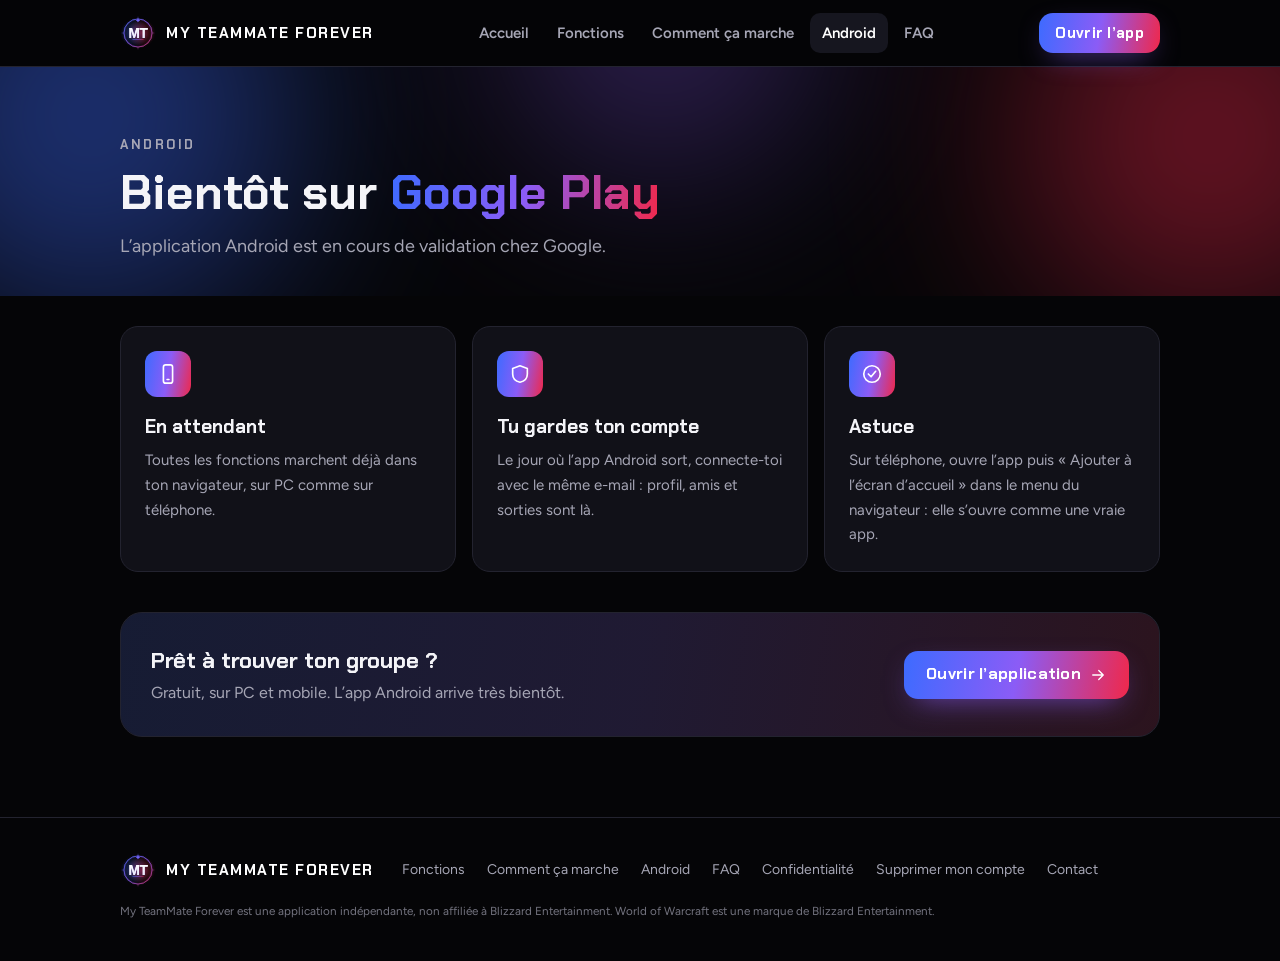
<file: android.html>
<!doctype html><html lang="fr"><head><meta charset="utf-8"><meta name="viewport" content="width=device-width,initial-scale=1">
<title>Application Android · My TeamMate Forever</title><meta name="description" content="L’application My TeamMate Forever arrive très bientôt sur Google Play. En attendant, utilise-la dans ton navigateur et garde ton compte."><link rel="canonical" href="https://myteammateforever.com/android"><meta name="theme-color" content="#050507">
<link rel="icon" href="/logo.svg" type="image/svg+xml"><link rel="stylesheet" href="/style.css">
<meta property="og:type" content="website"><meta property="og:site_name" content="My TeamMate Forever"><meta property="og:title" content="Application Android · My TeamMate Forever"><meta property="og:description" content="L’application My TeamMate Forever arrive très bientôt sur Google Play. En attendant, utilise-la dans ton navigateur et garde ton compte."><meta property="og:url" content="https://myteammateforever.com/android"><meta property="og:image" content="https://myteammateforever.com/og-image.jpg"><meta property="og:locale" content="fr_FR">
<meta name="twitter:card" content="summary_large_image"><meta name="twitter:image" content="https://myteammateforever.com/og-image.jpg">
<link rel="preconnect" href="https://fonts.googleapis.com"><link rel="preconnect" href="https://fonts.gstatic.com" crossorigin><link href="https://fonts.googleapis.com/css2?family=Chakra+Petch:wght@600;700&family=Figtree:wght@400;600;700&display=swap" rel="stylesheet"></head>
<body><header class="top"><div class="wrap">
<a class="brand" href="/"><img src="/logo.svg" alt="" width="36" height="36"><span>MY TEAMMATE FOREVER</span></a>
<nav class="nav" aria-label="Navigation"><a href="/">Accueil</a><a href="/fonctions">Fonctions</a><a href="/guide">Comment ça marche</a><a href="/android" aria-current=page>Android</a><a href="/faq">FAQ</a></nav>
<a class="btn btn-main" href="/app">Ouvrir l’app</a>
<button class="menu" aria-label="Menu" aria-expanded="false" onclick="var m=document.getElementById('mnav');m.classList.toggle('open');this.setAttribute('aria-expanded',m.classList.contains('open'))"><svg width="20" height="20" viewBox="0 0 24 24" fill="none" stroke="currentColor" stroke-width="2" stroke-linecap="round"><path d="M4 7h16M4 12h16M4 17h16"/></svg></button>
</div><nav class="mnav" id="mnav" aria-label="Menu mobile"><a href="/">Accueil</a><a href="/fonctions">Fonctions</a><a href="/guide">Comment ça marche</a><a href="/android" aria-current=page>Android</a><a href="/faq">FAQ</a><a class="btn btn-main" href="/app">Ouvrir l’app</a></nav></header>
<main><div class="phead"><div class="glow" style="width:420px;height:420px;left:-120px;top:-160px;background:#3D6BFF"></div><div class="glow" style="width:380px;height:380px;right:-120px;top:-120px;background:#F0284A"></div><div class="glow" style="width:300px;height:300px;left:40%;top:-200px;background:#8B5CF6;opacity:.35"></div><div class="wrap" style="position:relative"><span class="tag">Android</span><h1>Bientôt sur <span class="grad">Google Play</span></h1><p>L’application Android est en cours de validation chez Google.</p></div></div><section><div class="wrap"><div class="grid">
<article class="card"><div class="ic"><svg viewBox="0 0 24 24" width="22" height="22" fill="none" stroke="currentColor" stroke-width="1.8" stroke-linecap="round" stroke-linejoin="round" aria-hidden="true"><rect x="7" y="2" width="10" height="20" rx="2.5"/><path d="M11 18h2"/></svg></div><h3>En attendant</h3><p>Toutes les fonctions marchent déjà dans ton navigateur, sur PC comme sur téléphone.</p></article>
<article class="card"><div class="ic"><svg viewBox="0 0 24 24" width="22" height="22" fill="none" stroke="currentColor" stroke-width="1.8" stroke-linecap="round" stroke-linejoin="round" aria-hidden="true"><path d="M12 3 4 6v6c0 5 3.5 8 8 9 4.5-1 8-4 8-9V6l-8-3Z"/></svg></div><h3>Tu gardes ton compte</h3><p>Le jour où l’app Android sort, connecte-toi avec le même e-mail : profil, amis et sorties sont là.</p></article>
<article class="card"><div class="ic"><svg viewBox="0 0 24 24" width="22" height="22" fill="none" stroke="currentColor" stroke-width="1.8" stroke-linecap="round" stroke-linejoin="round" aria-hidden="true"><circle cx="12" cy="12" r="9"/><path d="m8 12 3 3 5-6"/></svg></div><h3>Astuce</h3><p>Sur téléphone, ouvre l’app puis « Ajouter à l’écran d’accueil » dans le menu du navigateur : elle s’ouvre comme une vraie app.</p></article>
</div><div class="band"><div><h3>Prêt à trouver ton groupe ?</h3><p>Gratuit, sur PC et mobile. L’app Android arrive très bientôt.</p></div><a class="btn btn-main" href="/app">Ouvrir l’application <svg viewBox="0 0 24 24" width="18" height="18" fill="none" stroke="currentColor" stroke-width="1.8" stroke-linecap="round" stroke-linejoin="round" aria-hidden="true"><path d="M5 12h14M13 6l6 6-6 6"/></svg></a></div></div></section></main>
<footer><div class="wrap"><a class="brand" href="/"><img src="/logo.svg" alt="" width="28" height="28">MY TEAMMATE FOREVER</a>
<nav aria-label="Liens"><a href="/fonctions">Fonctions</a><a href="/guide">Comment ça marche</a><a href="/android">Android</a><a href="/faq">FAQ</a><a href="/confidentialite">Confidentialité</a><a href="/supprimer-compte">Supprimer mon compte</a><a href="mailto:teamateforever@outlook.fr">Contact</a></nav>
<small>My TeamMate Forever est une application indépendante, non affiliée à Blizzard Entertainment. World of Warcraft est une marque de Blizzard Entertainment.</small></div></footer>
</body></html>
</file>
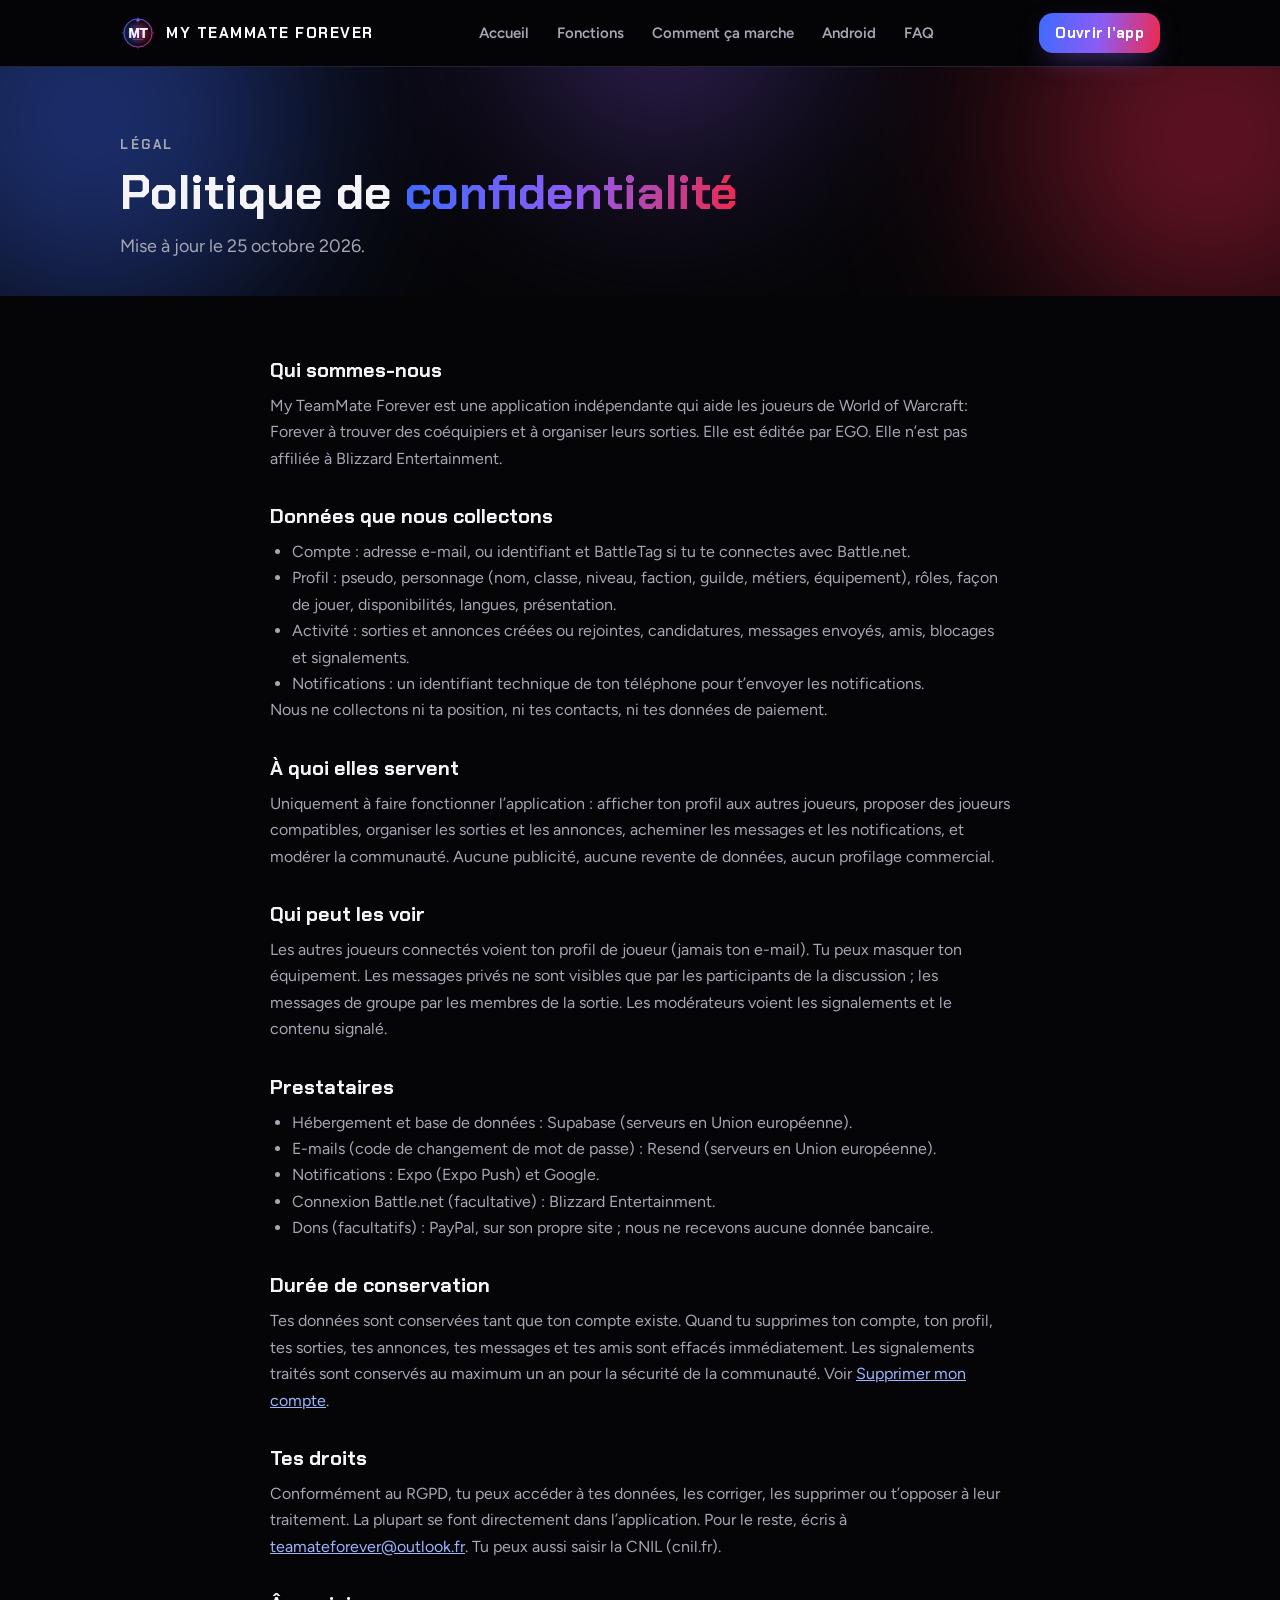
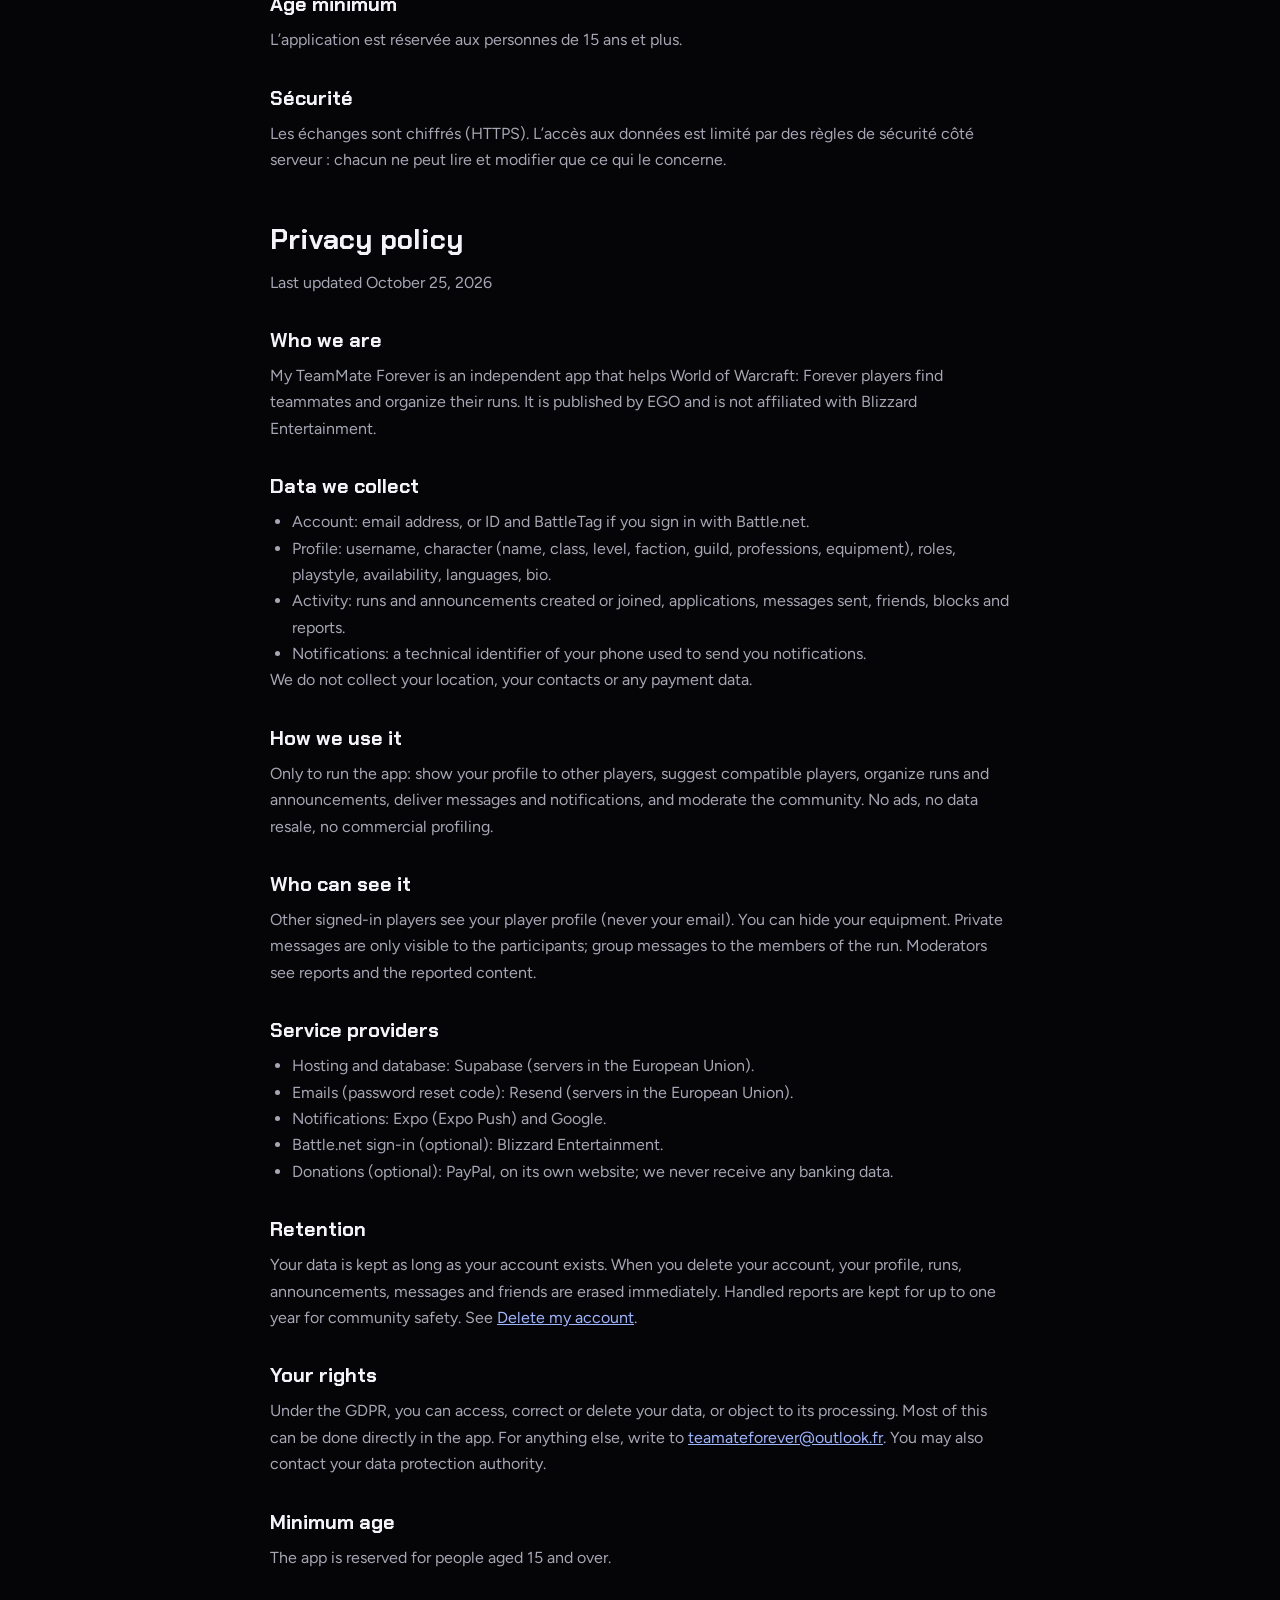
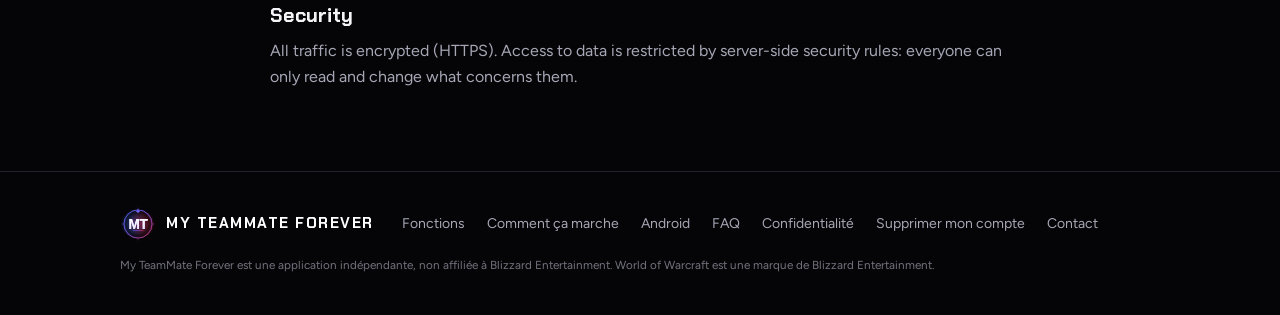
<file: confidentialite.html>
<!doctype html><html lang="fr"><head><meta charset="utf-8"><meta name="viewport" content="width=device-width,initial-scale=1">
<title>Politique de confidentialité · My TeamMate Forever</title><meta name="description" content="Politique de confidentialité de My TeamMate Forever"><link rel="canonical" href="https://myteammateforever.com/confidentialite"><meta name="theme-color" content="#050507">
<link rel="icon" href="/logo.svg" type="image/svg+xml"><link rel="stylesheet" href="/style.css">
<meta property="og:type" content="website"><meta property="og:site_name" content="My TeamMate Forever"><meta property="og:title" content="Politique de confidentialité · My TeamMate Forever"><meta property="og:description" content="Politique de confidentialité de My TeamMate Forever"><meta property="og:url" content="https://myteammateforever.com/confidentialite"><meta property="og:image" content="https://myteammateforever.com/og-image.jpg"><meta property="og:locale" content="fr_FR">
<meta name="twitter:card" content="summary_large_image"><meta name="twitter:image" content="https://myteammateforever.com/og-image.jpg">
<link rel="preconnect" href="https://fonts.googleapis.com"><link rel="preconnect" href="https://fonts.gstatic.com" crossorigin><link href="https://fonts.googleapis.com/css2?family=Chakra+Petch:wght@600;700&family=Figtree:wght@400;600;700&display=swap" rel="stylesheet"></head>
<body><header class="top"><div class="wrap">
<a class="brand" href="/"><img src="/logo.svg" alt="" width="36" height="36"><span>MY TEAMMATE FOREVER</span></a>
<nav class="nav" aria-label="Navigation"><a href="/">Accueil</a><a href="/fonctions">Fonctions</a><a href="/guide">Comment ça marche</a><a href="/android">Android</a><a href="/faq">FAQ</a></nav>
<a class="btn btn-main" href="/app">Ouvrir l’app</a>
<button class="menu" aria-label="Menu" aria-expanded="false" onclick="var m=document.getElementById('mnav');m.classList.toggle('open');this.setAttribute('aria-expanded',m.classList.contains('open'))"><svg width="20" height="20" viewBox="0 0 24 24" fill="none" stroke="currentColor" stroke-width="2" stroke-linecap="round"><path d="M4 7h16M4 12h16M4 17h16"/></svg></button>
</div><nav class="mnav" id="mnav" aria-label="Menu mobile"><a href="/">Accueil</a><a href="/fonctions">Fonctions</a><a href="/guide">Comment ça marche</a><a href="/android">Android</a><a href="/faq">FAQ</a><a class="btn btn-main" href="/app">Ouvrir l’app</a></nav></header>
<main><div class="phead"><div class="glow" style="width:420px;height:420px;left:-120px;top:-160px;background:#3D6BFF"></div><div class="glow" style="width:380px;height:380px;right:-120px;top:-120px;background:#F0284A"></div><div class="glow" style="width:300px;height:300px;left:40%;top:-200px;background:#8B5CF6;opacity:.35"></div><div class="wrap" style="position:relative"><span class="tag">Légal</span><h1>Politique de <span class="grad">confidentialité</span></h1><p>Mise à jour le 25 octobre 2026.</p></div></div><section><div class="wrap prose"><h2>Qui sommes-nous</h2><p>My TeamMate Forever est une application indépendante qui aide les joueurs de World of Warcraft: Forever à trouver des coéquipiers et à organiser leurs sorties. Elle est éditée par EGO. Elle n’est pas affiliée à Blizzard Entertainment.</p><h2>Données que nous collectons</h2><ul><li>Compte : adresse e-mail, ou identifiant et BattleTag si tu te connectes avec Battle.net.</li><li>Profil : pseudo, personnage (nom, classe, niveau, faction, guilde, métiers, équipement), rôles, façon de jouer, disponibilités, langues, présentation.</li><li>Activité : sorties et annonces créées ou rejointes, candidatures, messages envoyés, amis, blocages et signalements.</li><li>Notifications : un identifiant technique de ton téléphone pour t’envoyer les notifications.</li></ul><p>Nous ne collectons ni ta position, ni tes contacts, ni tes données de paiement.</p><h2>À quoi elles servent</h2><p>Uniquement à faire fonctionner l’application : afficher ton profil aux autres joueurs, proposer des joueurs compatibles, organiser les sorties et les annonces, acheminer les messages et les notifications, et modérer la communauté. Aucune publicité, aucune revente de données, aucun profilage commercial.</p><h2>Qui peut les voir</h2><p>Les autres joueurs connectés voient ton profil de joueur (jamais ton e-mail). Tu peux masquer ton équipement. Les messages privés ne sont visibles que par les participants de la discussion ; les messages de groupe par les membres de la sortie. Les modérateurs voient les signalements et le contenu signalé.</p><h2>Prestataires</h2><ul><li>Hébergement et base de données : Supabase (serveurs en Union européenne).</li><li>E-mails (code de changement de mot de passe) : Resend (serveurs en Union européenne).</li><li>Notifications : Expo (Expo Push) et Google.</li><li>Connexion Battle.net (facultative) : Blizzard Entertainment.</li><li>Dons (facultatifs) : PayPal, sur son propre site ; nous ne recevons aucune donnée bancaire.</li></ul><h2>Durée de conservation</h2><p>Tes données sont conservées tant que ton compte existe. Quand tu supprimes ton compte, ton profil, tes sorties, tes annonces, tes messages et tes amis sont effacés immédiatement. Les signalements traités sont conservés au maximum un an pour la sécurité de la communauté. Voir <a href="/supprimer-compte">Supprimer mon compte</a>.</p><h2>Tes droits</h2><p>Conformément au RGPD, tu peux accéder à tes données, les corriger, les supprimer ou t’opposer à leur traitement. La plupart se font directement dans l’application. Pour le reste, écris à <a href="mailto:teamateforever@outlook.fr">teamateforever@outlook.fr</a>. Tu peux aussi saisir la CNIL (cnil.fr).</p><h2>Âge minimum</h2><p>L’application est réservée aux personnes de 15 ans et plus.</p><h2>Sécurité</h2><p>Les échanges sont chiffrés (HTTPS). L’accès aux données est limité par des règles de sécurité côté serveur : chacun ne peut lire et modifier que ce qui le concerne.</p><div id="en"><h2 style="font-size:28px;margin-top:44px">Privacy policy</h2><p class="muted">Last updated October 25, 2026</p><h2>Who we are</h2><p>My TeamMate Forever is an independent app that helps World of Warcraft: Forever players find teammates and organize their runs. It is published by EGO and is not affiliated with Blizzard Entertainment.</p><h2>Data we collect</h2><ul><li>Account: email address, or ID and BattleTag if you sign in with Battle.net.</li><li>Profile: username, character (name, class, level, faction, guild, professions, equipment), roles, playstyle, availability, languages, bio.</li><li>Activity: runs and announcements created or joined, applications, messages sent, friends, blocks and reports.</li><li>Notifications: a technical identifier of your phone used to send you notifications.</li></ul><p>We do not collect your location, your contacts or any payment data.</p><h2>How we use it</h2><p>Only to run the app: show your profile to other players, suggest compatible players, organize runs and announcements, deliver messages and notifications, and moderate the community. No ads, no data resale, no commercial profiling.</p><h2>Who can see it</h2><p>Other signed-in players see your player profile (never your email). You can hide your equipment. Private messages are only visible to the participants; group messages to the members of the run. Moderators see reports and the reported content.</p><h2>Service providers</h2><ul><li>Hosting and database: Supabase (servers in the European Union).</li><li>Emails (password reset code): Resend (servers in the European Union).</li><li>Notifications: Expo (Expo Push) and Google.</li><li>Battle.net sign-in (optional): Blizzard Entertainment.</li><li>Donations (optional): PayPal, on its own website; we never receive any banking data.</li></ul><h2>Retention</h2><p>Your data is kept as long as your account exists. When you delete your account, your profile, runs, announcements, messages and friends are erased immediately. Handled reports are kept for up to one year for community safety. See <a href="/supprimer-compte">Delete my account</a>.</p><h2>Your rights</h2><p>Under the GDPR, you can access, correct or delete your data, or object to its processing. Most of this can be done directly in the app. For anything else, write to <a href="mailto:teamateforever@outlook.fr">teamateforever@outlook.fr</a>. You may also contact your data protection authority.</p><h2>Minimum age</h2><p>The app is reserved for people aged 15 and over.</p><h2>Security</h2><p>All traffic is encrypted (HTTPS). Access to data is restricted by server-side security rules: everyone can only read and change what concerns them.</p></div></div></section></main>
<footer><div class="wrap"><a class="brand" href="/"><img src="/logo.svg" alt="" width="28" height="28">MY TEAMMATE FOREVER</a>
<nav aria-label="Liens"><a href="/fonctions">Fonctions</a><a href="/guide">Comment ça marche</a><a href="/android">Android</a><a href="/faq">FAQ</a><a href="/confidentialite">Confidentialité</a><a href="/supprimer-compte">Supprimer mon compte</a><a href="mailto:teamateforever@outlook.fr">Contact</a></nav>
<small>My TeamMate Forever est une application indépendante, non affiliée à Blizzard Entertainment. World of Warcraft est une marque de Blizzard Entertainment.</small></div></footer>
</body></html>
</file>
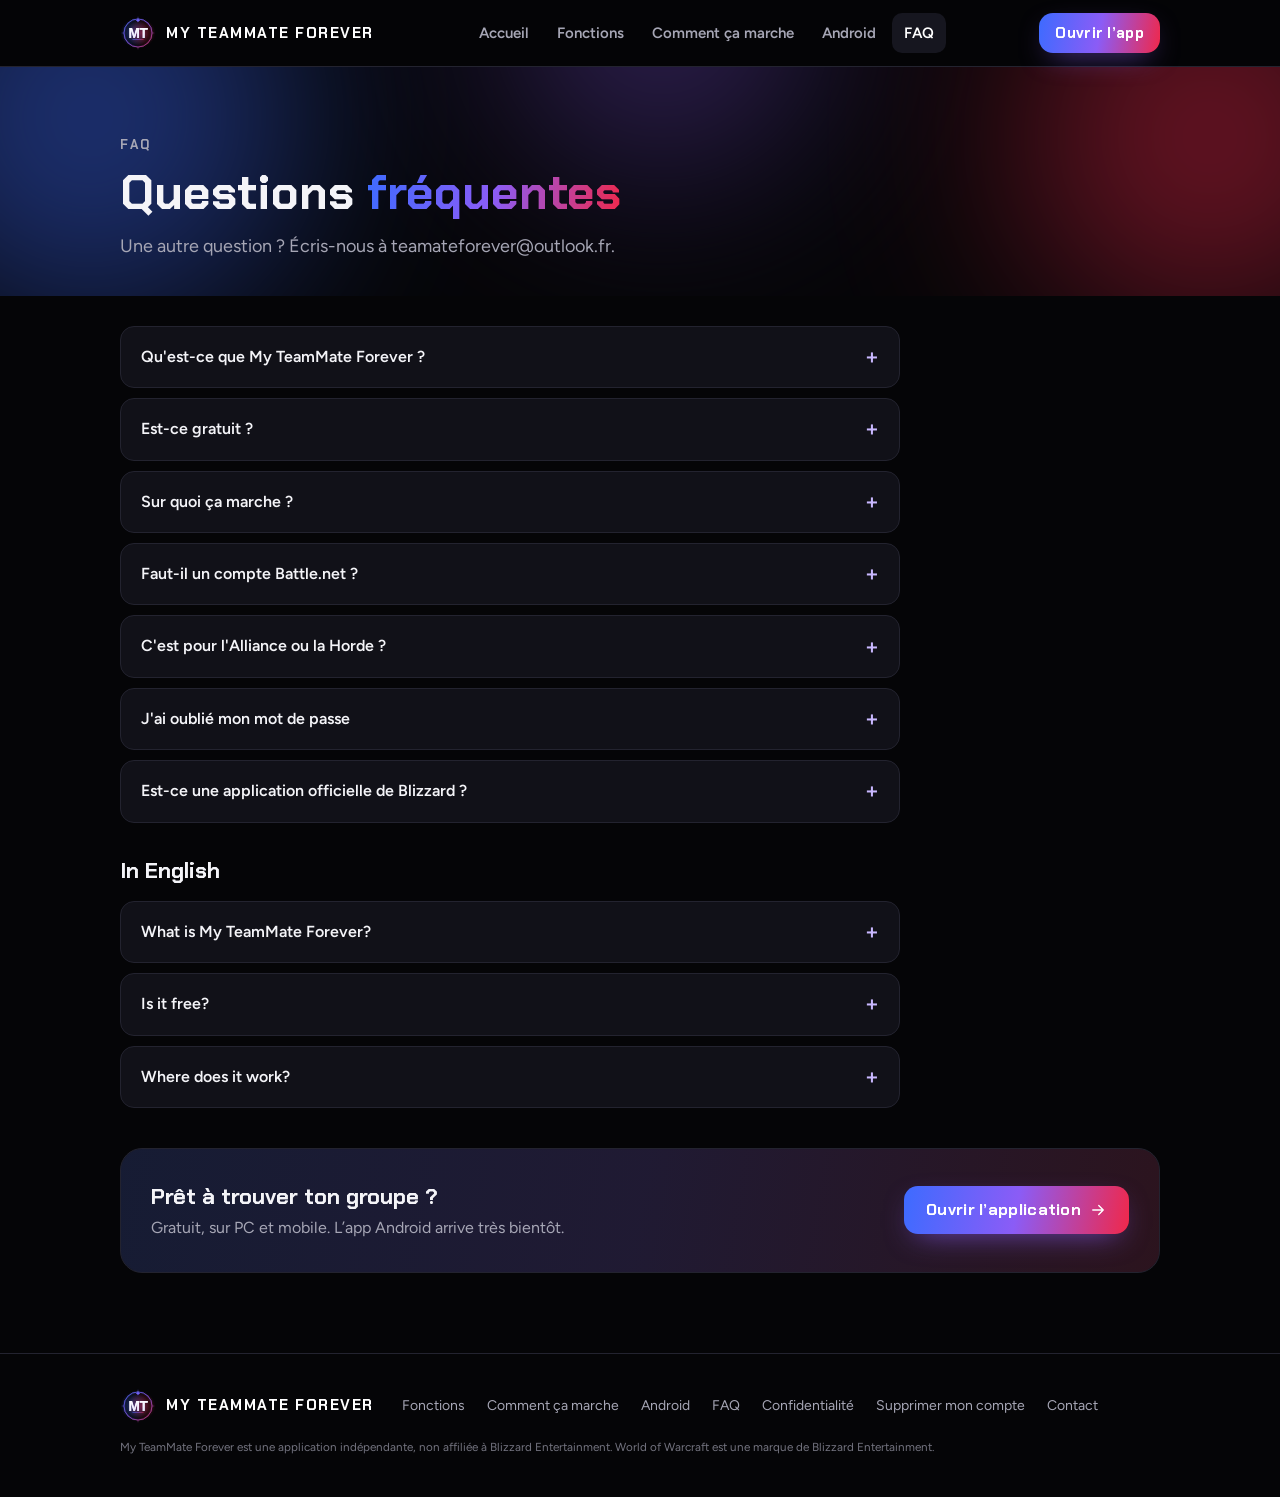
<file: faq.html>
<!doctype html><html lang="fr"><head><meta charset="utf-8"><meta name="viewport" content="width=device-width,initial-scale=1">
<title>FAQ · My TeamMate Forever</title><meta name="description" content="Questions fréquentes sur My TeamMate Forever : gratuité, Android, Battle.net, Alliance et Horde, mot de passe."><link rel="canonical" href="https://myteammateforever.com/faq"><meta name="theme-color" content="#050507">
<link rel="icon" href="/logo.svg" type="image/svg+xml"><link rel="stylesheet" href="/style.css">
<meta property="og:type" content="website"><meta property="og:site_name" content="My TeamMate Forever"><meta property="og:title" content="FAQ · My TeamMate Forever"><meta property="og:description" content="Questions fréquentes sur My TeamMate Forever : gratuité, Android, Battle.net, Alliance et Horde, mot de passe."><meta property="og:url" content="https://myteammateforever.com/faq"><meta property="og:image" content="https://myteammateforever.com/og-image.jpg"><meta property="og:locale" content="fr_FR">
<meta name="twitter:card" content="summary_large_image"><meta name="twitter:image" content="https://myteammateforever.com/og-image.jpg">
<link rel="preconnect" href="https://fonts.googleapis.com"><link rel="preconnect" href="https://fonts.gstatic.com" crossorigin><link href="https://fonts.googleapis.com/css2?family=Chakra+Petch:wght@600;700&family=Figtree:wght@400;600;700&display=swap" rel="stylesheet"><script type="application/ld+json">{"@context": "https://schema.org", "@type": "FAQPage", "mainEntity": [{"@type": "Question", "name": "Qu'est-ce que My TeamMate Forever ?", "acceptedAnswer": {"@type": "Answer", "text": "Une application gratuite pour trouver des coéquipiers sur World of Warcraft: Forever : donjons, raids, quêtes de groupe et PvP."}}, {"@type": "Question", "name": "Est-ce gratuit ?", "acceptedAnswer": {"@type": "Answer", "text": "Oui, totalement gratuit et sans publicité dans l'application."}}, {"@type": "Question", "name": "Sur quoi ça marche ?", "acceptedAnswer": {"@type": "Answer", "text": "Dès maintenant dans ton navigateur, sur PC comme sur téléphone. L'application Android arrive très bientôt sur Google Play, et tu garderas ton compte."}}, {"@type": "Question", "name": "Faut-il un compte Battle.net ?", "acceptedAnswer": {"@type": "Answer", "text": "Non. Une adresse e-mail suffit. Tu peux importer ton personnage depuis le jeu avec l'addon MyTeamMate."}}, {"@type": "Question", "name": "C'est pour l'Alliance ou la Horde ?", "acceptedAnswer": {"@type": "Answer", "text": "Les deux. Chaque joueur choisit sa faction et le thème de l'application suit : bleu Alliance ou rouge Horde."}}, {"@type": "Question", "name": "J'ai oublié mon mot de passe", "acceptedAnswer": {"@type": "Answer", "text": "Sur l'écran de connexion, appuie sur « Mot de passe oublié » : tu reçois un code à 6 chiffres par e-mail pour en choisir un nouveau."}}, {"@type": "Question", "name": "Est-ce une application officielle de Blizzard ?", "acceptedAnswer": {"@type": "Answer", "text": "Non, My TeamMate Forever est une application indépendante créée par un joueur, non affiliée à Blizzard Entertainment."}}, {"@type": "Question", "name": "What is My TeamMate Forever?", "acceptedAnswer": {"@type": "Answer", "text": "A free app to find teammates on World of Warcraft: Forever: dungeons, raids, group quests and PvP."}}, {"@type": "Question", "name": "Is it free?", "acceptedAnswer": {"@type": "Answer", "text": "Yes, completely free with no ads in the app."}}, {"@type": "Question", "name": "Where does it work?", "acceptedAnswer": {"@type": "Answer", "text": "Right now in your browser, on PC and mobile. The Android app is coming very soon to Google Play, and you will keep your account."}}]}</script></head>
<body><header class="top"><div class="wrap">
<a class="brand" href="/"><img src="/logo.svg" alt="" width="36" height="36"><span>MY TEAMMATE FOREVER</span></a>
<nav class="nav" aria-label="Navigation"><a href="/">Accueil</a><a href="/fonctions">Fonctions</a><a href="/guide">Comment ça marche</a><a href="/android">Android</a><a href="/faq" aria-current=page>FAQ</a></nav>
<a class="btn btn-main" href="/app">Ouvrir l’app</a>
<button class="menu" aria-label="Menu" aria-expanded="false" onclick="var m=document.getElementById('mnav');m.classList.toggle('open');this.setAttribute('aria-expanded',m.classList.contains('open'))"><svg width="20" height="20" viewBox="0 0 24 24" fill="none" stroke="currentColor" stroke-width="2" stroke-linecap="round"><path d="M4 7h16M4 12h16M4 17h16"/></svg></button>
</div><nav class="mnav" id="mnav" aria-label="Menu mobile"><a href="/">Accueil</a><a href="/fonctions">Fonctions</a><a href="/guide">Comment ça marche</a><a href="/android">Android</a><a href="/faq" aria-current=page>FAQ</a><a class="btn btn-main" href="/app">Ouvrir l’app</a></nav></header>
<main><div class="phead"><div class="glow" style="width:420px;height:420px;left:-120px;top:-160px;background:#3D6BFF"></div><div class="glow" style="width:380px;height:380px;right:-120px;top:-120px;background:#F0284A"></div><div class="glow" style="width:300px;height:300px;left:40%;top:-200px;background:#8B5CF6;opacity:.35"></div><div class="wrap" style="position:relative"><span class="tag">FAQ</span><h1>Questions <span class="grad">fréquentes</span></h1><p>Une autre question ? Écris-nous à teamateforever@outlook.fr.</p></div></div><section><div class="wrap"><div class="faq"><details><summary>Qu&#x27;est-ce que My TeamMate Forever ?</summary><p>Une application gratuite pour trouver des coéquipiers sur World of Warcraft: Forever : donjons, raids, quêtes de groupe et PvP.</p></details><details><summary>Est-ce gratuit ?</summary><p>Oui, totalement gratuit et sans publicité dans l&#x27;application.</p></details><details><summary>Sur quoi ça marche ?</summary><p>Dès maintenant dans ton navigateur, sur PC comme sur téléphone. L&#x27;application Android arrive très bientôt sur Google Play, et tu garderas ton compte.</p></details><details><summary>Faut-il un compte Battle.net ?</summary><p>Non. Une adresse e-mail suffit. Tu peux importer ton personnage depuis le jeu avec l&#x27;addon MyTeamMate.</p></details><details><summary>C&#x27;est pour l&#x27;Alliance ou la Horde ?</summary><p>Les deux. Chaque joueur choisit sa faction et le thème de l&#x27;application suit : bleu Alliance ou rouge Horde.</p></details><details><summary>J&#x27;ai oublié mon mot de passe</summary><p>Sur l&#x27;écran de connexion, appuie sur « Mot de passe oublié » : tu reçois un code à 6 chiffres par e-mail pour en choisir un nouveau.</p></details><details><summary>Est-ce une application officielle de Blizzard ?</summary><p>Non, My TeamMate Forever est une application indépendante créée par un joueur, non affiliée à Blizzard Entertainment.</p></details><h2 id="en">In English</h2><details><summary>What is My TeamMate Forever?</summary><p>A free app to find teammates on World of Warcraft: Forever: dungeons, raids, group quests and PvP.</p></details><details><summary>Is it free?</summary><p>Yes, completely free with no ads in the app.</p></details><details><summary>Where does it work?</summary><p>Right now in your browser, on PC and mobile. The Android app is coming very soon to Google Play, and you will keep your account.</p></details></div><div class="band"><div><h3>Prêt à trouver ton groupe ?</h3><p>Gratuit, sur PC et mobile. L’app Android arrive très bientôt.</p></div><a class="btn btn-main" href="/app">Ouvrir l’application <svg viewBox="0 0 24 24" width="18" height="18" fill="none" stroke="currentColor" stroke-width="1.8" stroke-linecap="round" stroke-linejoin="round" aria-hidden="true"><path d="M5 12h14M13 6l6 6-6 6"/></svg></a></div></div></section></main>
<footer><div class="wrap"><a class="brand" href="/"><img src="/logo.svg" alt="" width="28" height="28">MY TEAMMATE FOREVER</a>
<nav aria-label="Liens"><a href="/fonctions">Fonctions</a><a href="/guide">Comment ça marche</a><a href="/android">Android</a><a href="/faq">FAQ</a><a href="/confidentialite">Confidentialité</a><a href="/supprimer-compte">Supprimer mon compte</a><a href="mailto:teamateforever@outlook.fr">Contact</a></nav>
<small>My TeamMate Forever est une application indépendante, non affiliée à Blizzard Entertainment. World of Warcraft est une marque de Blizzard Entertainment.</small></div></footer>
</body></html>
</file>
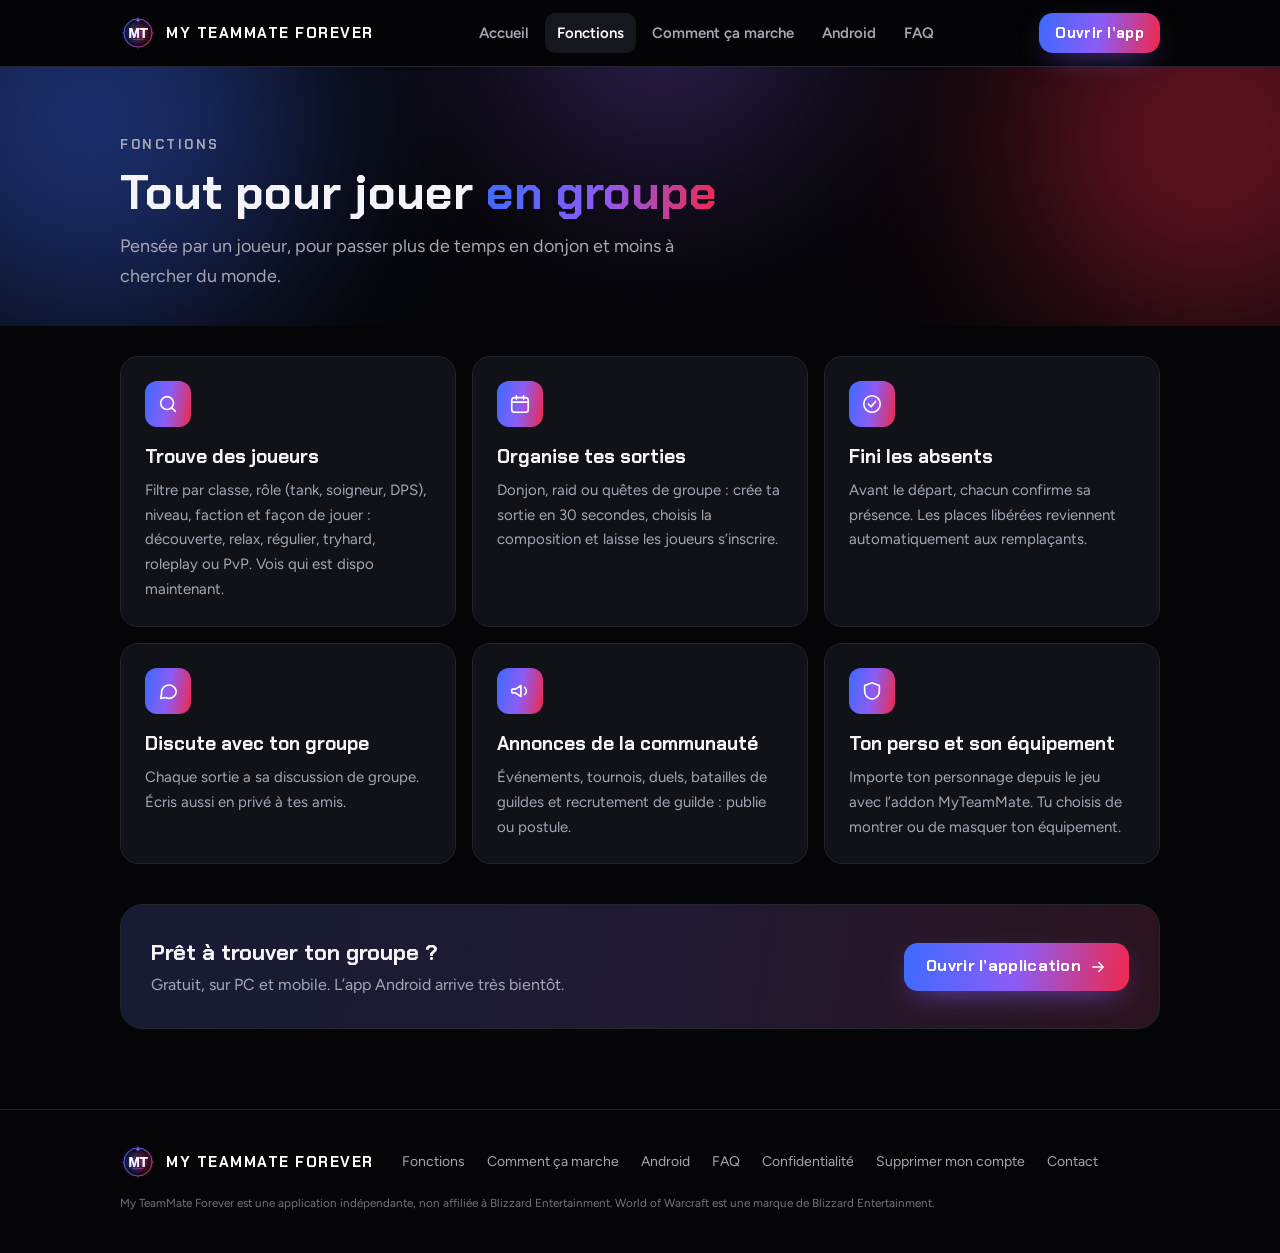
<file: fonctions.html>
<!doctype html><html lang="fr"><head><meta charset="utf-8"><meta name="viewport" content="width=device-width,initial-scale=1">
<title>Fonctions · My TeamMate Forever</title><meta name="description" content="Recherche de joueurs, sorties en groupe, rappel de présence, chat, annonces de guilde : tout ce que fait My TeamMate Forever sur WoW Forever."><link rel="canonical" href="https://myteammateforever.com/fonctions"><meta name="theme-color" content="#050507">
<link rel="icon" href="/logo.svg" type="image/svg+xml"><link rel="stylesheet" href="/style.css">
<meta property="og:type" content="website"><meta property="og:site_name" content="My TeamMate Forever"><meta property="og:title" content="Fonctions · My TeamMate Forever"><meta property="og:description" content="Recherche de joueurs, sorties en groupe, rappel de présence, chat, annonces de guilde : tout ce que fait My TeamMate Forever sur WoW Forever."><meta property="og:url" content="https://myteammateforever.com/fonctions"><meta property="og:image" content="https://myteammateforever.com/og-image.jpg"><meta property="og:locale" content="fr_FR">
<meta name="twitter:card" content="summary_large_image"><meta name="twitter:image" content="https://myteammateforever.com/og-image.jpg">
<link rel="preconnect" href="https://fonts.googleapis.com"><link rel="preconnect" href="https://fonts.gstatic.com" crossorigin><link href="https://fonts.googleapis.com/css2?family=Chakra+Petch:wght@600;700&family=Figtree:wght@400;600;700&display=swap" rel="stylesheet"></head>
<body><header class="top"><div class="wrap">
<a class="brand" href="/"><img src="/logo.svg" alt="" width="36" height="36"><span>MY TEAMMATE FOREVER</span></a>
<nav class="nav" aria-label="Navigation"><a href="/">Accueil</a><a href="/fonctions" aria-current=page>Fonctions</a><a href="/guide">Comment ça marche</a><a href="/android">Android</a><a href="/faq">FAQ</a></nav>
<a class="btn btn-main" href="/app">Ouvrir l’app</a>
<button class="menu" aria-label="Menu" aria-expanded="false" onclick="var m=document.getElementById('mnav');m.classList.toggle('open');this.setAttribute('aria-expanded',m.classList.contains('open'))"><svg width="20" height="20" viewBox="0 0 24 24" fill="none" stroke="currentColor" stroke-width="2" stroke-linecap="round"><path d="M4 7h16M4 12h16M4 17h16"/></svg></button>
</div><nav class="mnav" id="mnav" aria-label="Menu mobile"><a href="/">Accueil</a><a href="/fonctions" aria-current=page>Fonctions</a><a href="/guide">Comment ça marche</a><a href="/android">Android</a><a href="/faq">FAQ</a><a class="btn btn-main" href="/app">Ouvrir l’app</a></nav></header>
<main><div class="phead"><div class="glow" style="width:420px;height:420px;left:-120px;top:-160px;background:#3D6BFF"></div><div class="glow" style="width:380px;height:380px;right:-120px;top:-120px;background:#F0284A"></div><div class="glow" style="width:300px;height:300px;left:40%;top:-200px;background:#8B5CF6;opacity:.35"></div><div class="wrap" style="position:relative"><span class="tag">Fonctions</span><h1>Tout pour jouer <span class="grad">en groupe</span></h1><p>Pensée par un joueur, pour passer plus de temps en donjon et moins à chercher du monde.</p></div></div><section><div class="wrap"><div class="grid"><article class=card><div class=ic><svg viewBox="0 0 24 24" width="22" height="22" fill="none" stroke="currentColor" stroke-width="1.8" stroke-linecap="round" stroke-linejoin="round" aria-hidden="true"><circle cx="11" cy="11" r="7"/><path d="m20 20-3.5-3.5"/></svg></div><h3>Trouve des joueurs</h3><p>Filtre par classe, rôle (tank, soigneur, DPS), niveau, faction et façon de jouer : découverte, relax, régulier, tryhard, roleplay ou PvP. Vois qui est dispo maintenant.</p></article><article class=card><div class=ic><svg viewBox="0 0 24 24" width="22" height="22" fill="none" stroke="currentColor" stroke-width="1.8" stroke-linecap="round" stroke-linejoin="round" aria-hidden="true"><rect x="3" y="5" width="18" height="16" rx="3"/><path d="M3 10h18M8 3v4M16 3v4"/></svg></div><h3>Organise tes sorties</h3><p>Donjon, raid ou quêtes de groupe : crée ta sortie en 30 secondes, choisis la composition et laisse les joueurs s’inscrire.</p></article><article class=card><div class=ic><svg viewBox="0 0 24 24" width="22" height="22" fill="none" stroke="currentColor" stroke-width="1.8" stroke-linecap="round" stroke-linejoin="round" aria-hidden="true"><circle cx="12" cy="12" r="9"/><path d="m8 12 3 3 5-6"/></svg></div><h3>Fini les absents</h3><p>Avant le départ, chacun confirme sa présence. Les places libérées reviennent automatiquement aux remplaçants.</p></article><article class=card><div class=ic><svg viewBox="0 0 24 24" width="22" height="22" fill="none" stroke="currentColor" stroke-width="1.8" stroke-linecap="round" stroke-linejoin="round" aria-hidden="true"><path d="M21 12a8 8 0 0 1-11.6 7.1L4 20l1-4.6A8 8 0 1 1 21 12Z"/></svg></div><h3>Discute avec ton groupe</h3><p>Chaque sortie a sa discussion de groupe. Écris aussi en privé à tes amis.</p></article><article class=card><div class=ic><svg viewBox="0 0 24 24" width="22" height="22" fill="none" stroke="currentColor" stroke-width="1.8" stroke-linecap="round" stroke-linejoin="round" aria-hidden="true"><path d="M3 11v2a1 1 0 0 0 1 1h3l6 4V6L7 10H4a1 1 0 0 0-1 1Z"/><path d="M17 8a5 5 0 0 1 0 8"/></svg></div><h3>Annonces de la communauté</h3><p>Événements, tournois, duels, batailles de guildes et recrutement de guilde : publie ou postule.</p></article><article class=card><div class=ic><svg viewBox="0 0 24 24" width="22" height="22" fill="none" stroke="currentColor" stroke-width="1.8" stroke-linecap="round" stroke-linejoin="round" aria-hidden="true"><path d="M12 3 4 6v6c0 5 3.5 8 8 9 4.5-1 8-4 8-9V6l-8-3Z"/></svg></div><h3>Ton perso et son équipement</h3><p>Importe ton personnage depuis le jeu avec l’addon MyTeamMate. Tu choisis de montrer ou de masquer ton équipement.</p></article></div><div class="band"><div><h3>Prêt à trouver ton groupe ?</h3><p>Gratuit, sur PC et mobile. L’app Android arrive très bientôt.</p></div><a class="btn btn-main" href="/app">Ouvrir l’application <svg viewBox="0 0 24 24" width="18" height="18" fill="none" stroke="currentColor" stroke-width="1.8" stroke-linecap="round" stroke-linejoin="round" aria-hidden="true"><path d="M5 12h14M13 6l6 6-6 6"/></svg></a></div></div></section></main>
<footer><div class="wrap"><a class="brand" href="/"><img src="/logo.svg" alt="" width="28" height="28">MY TEAMMATE FOREVER</a>
<nav aria-label="Liens"><a href="/fonctions">Fonctions</a><a href="/guide">Comment ça marche</a><a href="/android">Android</a><a href="/faq">FAQ</a><a href="/confidentialite">Confidentialité</a><a href="/supprimer-compte">Supprimer mon compte</a><a href="mailto:teamateforever@outlook.fr">Contact</a></nav>
<small>My TeamMate Forever est une application indépendante, non affiliée à Blizzard Entertainment. World of Warcraft est une marque de Blizzard Entertainment.</small></div></footer>
</body></html>
</file>
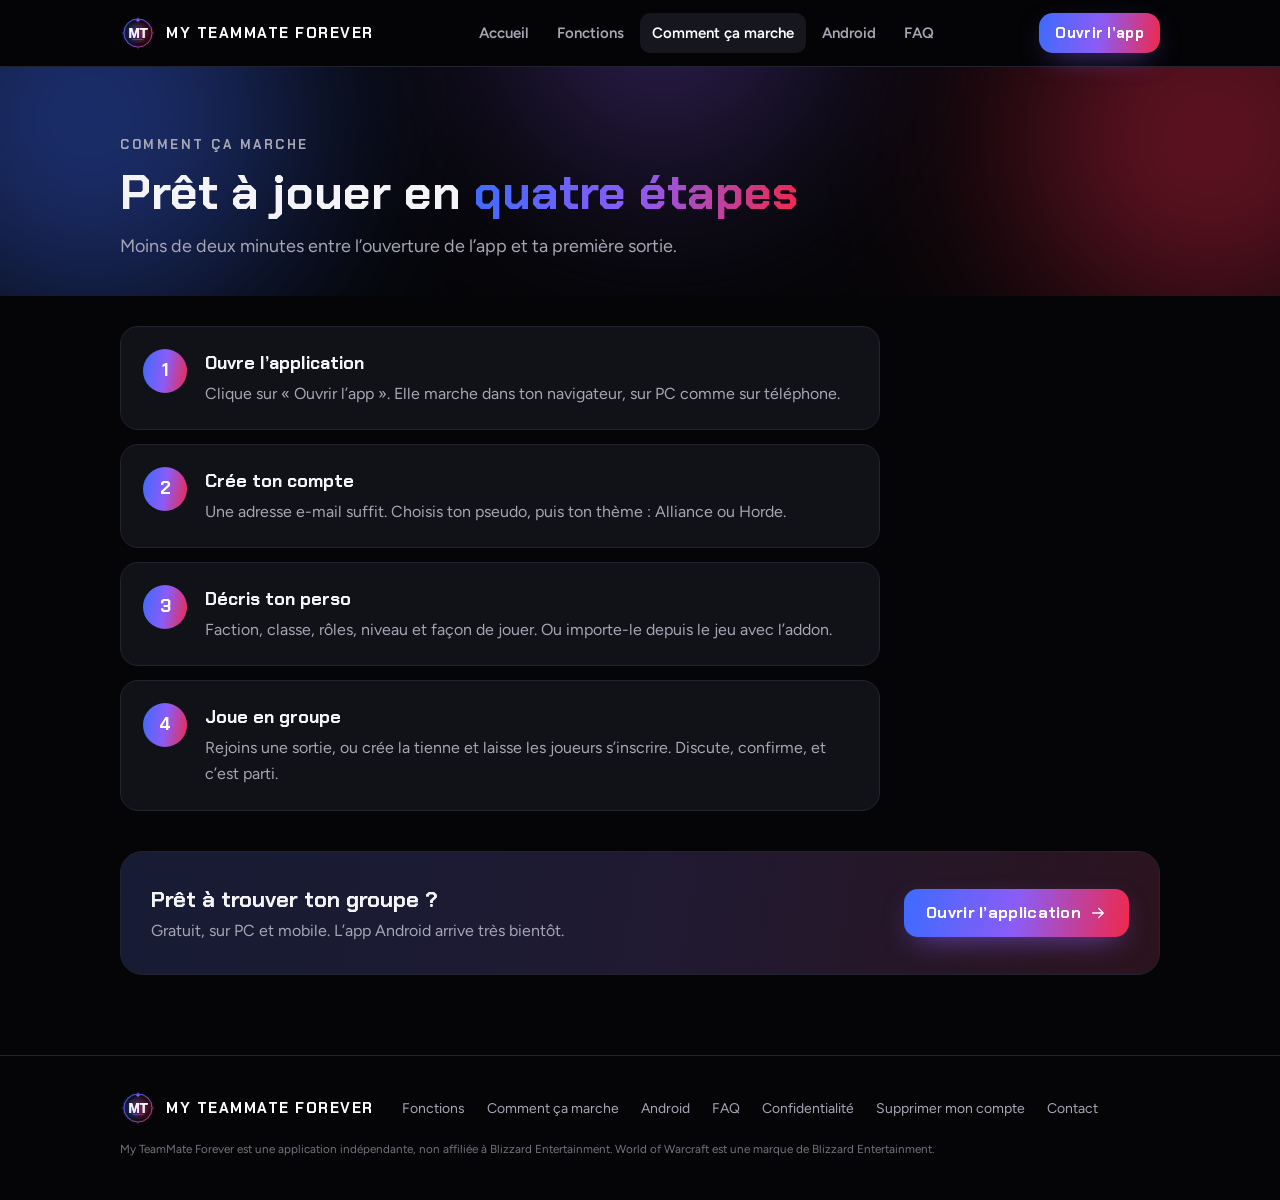
<file: guide.html>
<!doctype html><html lang="fr"><head><meta charset="utf-8"><meta name="viewport" content="width=device-width,initial-scale=1">
<title>Comment ça marche · My TeamMate Forever</title><meta name="description" content="Crée ton compte, décris ton personnage et rejoins une sortie : prise en main de My TeamMate Forever en quelques minutes."><link rel="canonical" href="https://myteammateforever.com/guide"><meta name="theme-color" content="#050507">
<link rel="icon" href="/logo.svg" type="image/svg+xml"><link rel="stylesheet" href="/style.css">
<meta property="og:type" content="website"><meta property="og:site_name" content="My TeamMate Forever"><meta property="og:title" content="Comment ça marche · My TeamMate Forever"><meta property="og:description" content="Crée ton compte, décris ton personnage et rejoins une sortie : prise en main de My TeamMate Forever en quelques minutes."><meta property="og:url" content="https://myteammateforever.com/guide"><meta property="og:image" content="https://myteammateforever.com/og-image.jpg"><meta property="og:locale" content="fr_FR">
<meta name="twitter:card" content="summary_large_image"><meta name="twitter:image" content="https://myteammateforever.com/og-image.jpg">
<link rel="preconnect" href="https://fonts.googleapis.com"><link rel="preconnect" href="https://fonts.gstatic.com" crossorigin><link href="https://fonts.googleapis.com/css2?family=Chakra+Petch:wght@600;700&family=Figtree:wght@400;600;700&display=swap" rel="stylesheet"></head>
<body><header class="top"><div class="wrap">
<a class="brand" href="/"><img src="/logo.svg" alt="" width="36" height="36"><span>MY TEAMMATE FOREVER</span></a>
<nav class="nav" aria-label="Navigation"><a href="/">Accueil</a><a href="/fonctions">Fonctions</a><a href="/guide" aria-current=page>Comment ça marche</a><a href="/android">Android</a><a href="/faq">FAQ</a></nav>
<a class="btn btn-main" href="/app">Ouvrir l’app</a>
<button class="menu" aria-label="Menu" aria-expanded="false" onclick="var m=document.getElementById('mnav');m.classList.toggle('open');this.setAttribute('aria-expanded',m.classList.contains('open'))"><svg width="20" height="20" viewBox="0 0 24 24" fill="none" stroke="currentColor" stroke-width="2" stroke-linecap="round"><path d="M4 7h16M4 12h16M4 17h16"/></svg></button>
</div><nav class="mnav" id="mnav" aria-label="Menu mobile"><a href="/">Accueil</a><a href="/fonctions">Fonctions</a><a href="/guide" aria-current=page>Comment ça marche</a><a href="/android">Android</a><a href="/faq">FAQ</a><a class="btn btn-main" href="/app">Ouvrir l’app</a></nav></header>
<main><div class="phead"><div class="glow" style="width:420px;height:420px;left:-120px;top:-160px;background:#3D6BFF"></div><div class="glow" style="width:380px;height:380px;right:-120px;top:-120px;background:#F0284A"></div><div class="glow" style="width:300px;height:300px;left:40%;top:-200px;background:#8B5CF6;opacity:.35"></div><div class="wrap" style="position:relative"><span class="tag">Comment ça marche</span><h1>Prêt à jouer en <span class="grad">quatre étapes</span></h1><p>Moins de deux minutes entre l’ouverture de l’app et ta première sortie.</p></div></div><section><div class="wrap"><div class="steps"><div class=step><div class=num>1</div><div><h3>Ouvre l’application</h3><p>Clique sur « Ouvrir l’app ». Elle marche dans ton navigateur, sur PC comme sur téléphone.</p></div></div><div class=step><div class=num>2</div><div><h3>Crée ton compte</h3><p>Une adresse e-mail suffit. Choisis ton pseudo, puis ton thème : Alliance ou Horde.</p></div></div><div class=step><div class=num>3</div><div><h3>Décris ton perso</h3><p>Faction, classe, rôles, niveau et façon de jouer. Ou importe-le depuis le jeu avec l’addon.</p></div></div><div class=step><div class=num>4</div><div><h3>Joue en groupe</h3><p>Rejoins une sortie, ou crée la tienne et laisse les joueurs s’inscrire. Discute, confirme, et c’est parti.</p></div></div></div><div class="band"><div><h3>Prêt à trouver ton groupe ?</h3><p>Gratuit, sur PC et mobile. L’app Android arrive très bientôt.</p></div><a class="btn btn-main" href="/app">Ouvrir l’application <svg viewBox="0 0 24 24" width="18" height="18" fill="none" stroke="currentColor" stroke-width="1.8" stroke-linecap="round" stroke-linejoin="round" aria-hidden="true"><path d="M5 12h14M13 6l6 6-6 6"/></svg></a></div></div></section></main>
<footer><div class="wrap"><a class="brand" href="/"><img src="/logo.svg" alt="" width="28" height="28">MY TEAMMATE FOREVER</a>
<nav aria-label="Liens"><a href="/fonctions">Fonctions</a><a href="/guide">Comment ça marche</a><a href="/android">Android</a><a href="/faq">FAQ</a><a href="/confidentialite">Confidentialité</a><a href="/supprimer-compte">Supprimer mon compte</a><a href="mailto:teamateforever@outlook.fr">Contact</a></nav>
<small>My TeamMate Forever est une application indépendante, non affiliée à Blizzard Entertainment. World of Warcraft est une marque de Blizzard Entertainment.</small></div></footer>
</body></html>
</file>
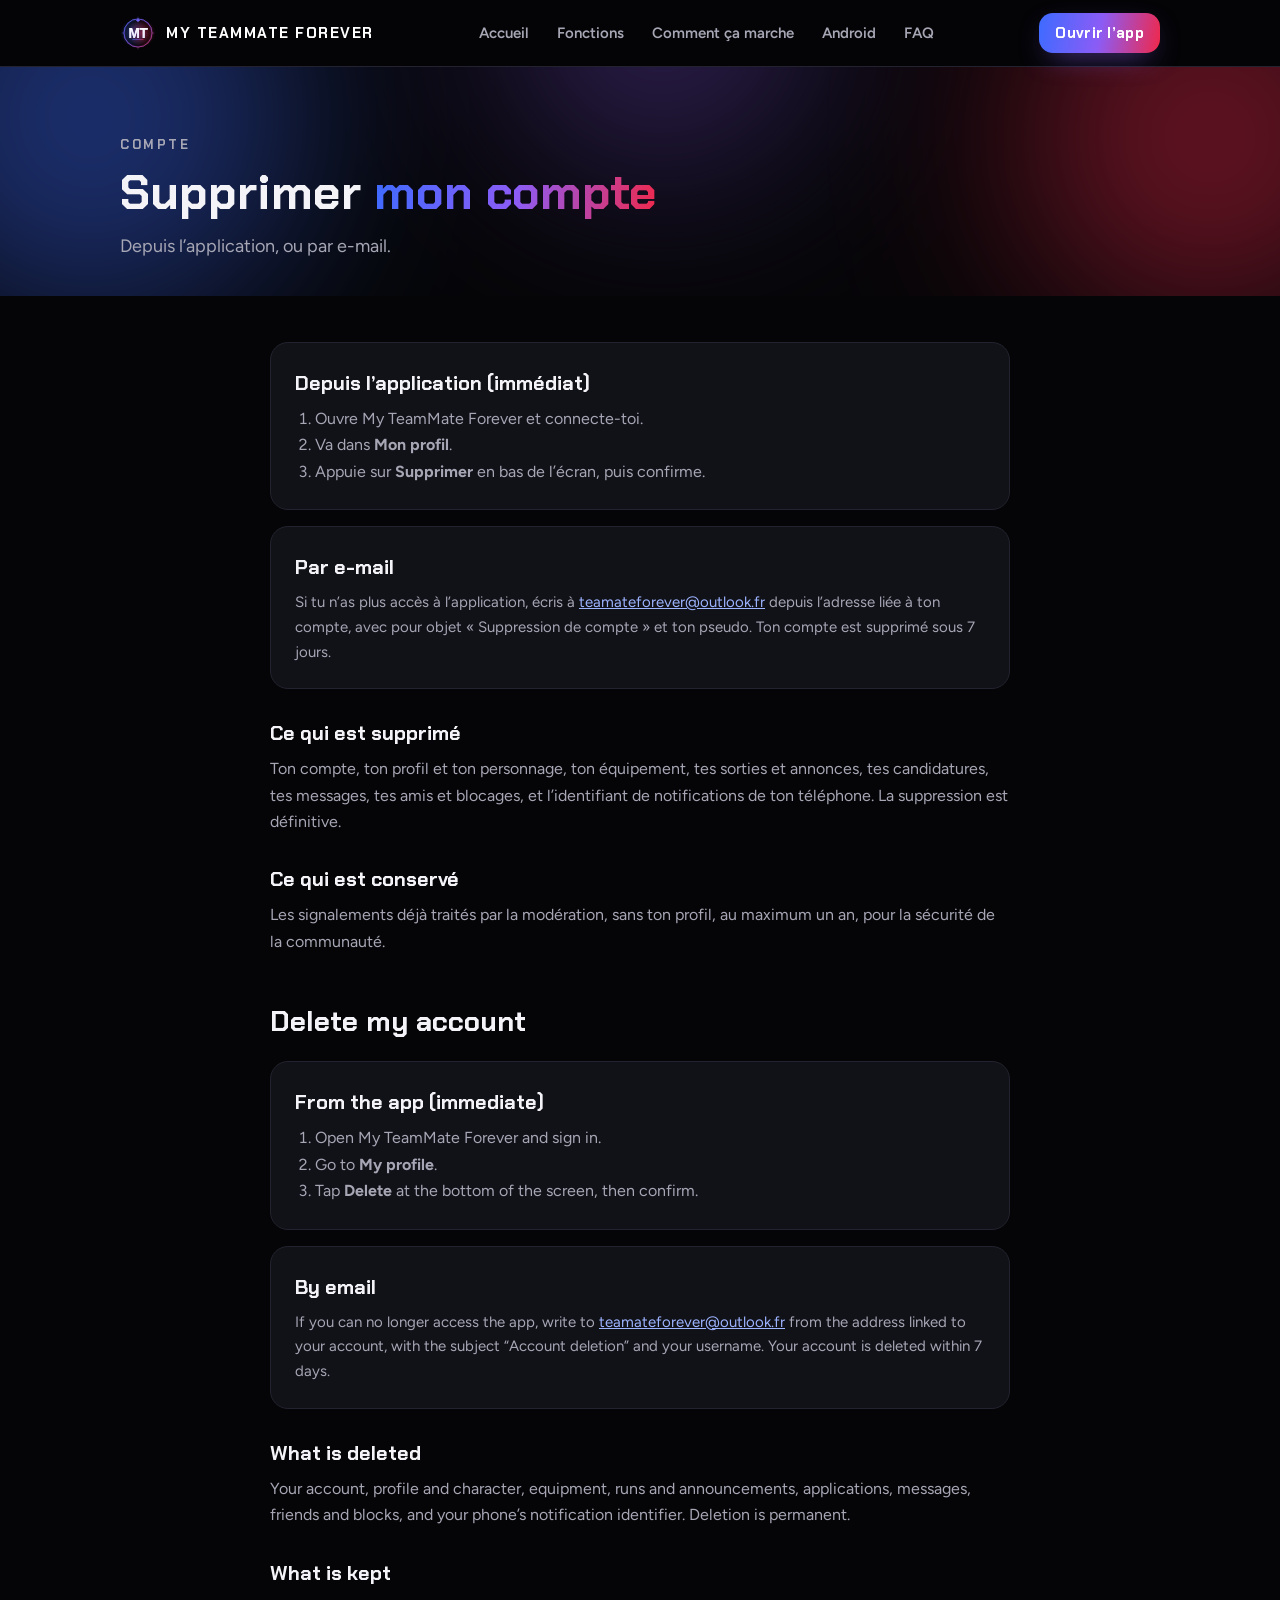
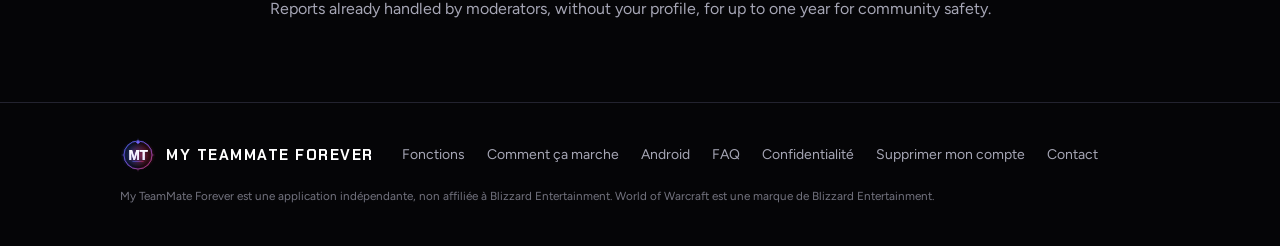
<file: supprimer-compte.html>
<!doctype html><html lang="fr"><head><meta charset="utf-8"><meta name="viewport" content="width=device-width,initial-scale=1">
<title>Supprimer mon compte · My TeamMate Forever</title><meta name="description" content="Comment supprimer ton compte My TeamMate Forever"><link rel="canonical" href="https://myteammateforever.com/supprimer-compte"><meta name="theme-color" content="#050507">
<link rel="icon" href="/logo.svg" type="image/svg+xml"><link rel="stylesheet" href="/style.css">
<meta property="og:type" content="website"><meta property="og:site_name" content="My TeamMate Forever"><meta property="og:title" content="Supprimer mon compte · My TeamMate Forever"><meta property="og:description" content="Comment supprimer ton compte My TeamMate Forever"><meta property="og:url" content="https://myteammateforever.com/supprimer-compte"><meta property="og:image" content="https://myteammateforever.com/og-image.jpg"><meta property="og:locale" content="fr_FR">
<meta name="twitter:card" content="summary_large_image"><meta name="twitter:image" content="https://myteammateforever.com/og-image.jpg">
<link rel="preconnect" href="https://fonts.googleapis.com"><link rel="preconnect" href="https://fonts.gstatic.com" crossorigin><link href="https://fonts.googleapis.com/css2?family=Chakra+Petch:wght@600;700&family=Figtree:wght@400;600;700&display=swap" rel="stylesheet"></head>
<body><header class="top"><div class="wrap">
<a class="brand" href="/"><img src="/logo.svg" alt="" width="36" height="36"><span>MY TEAMMATE FOREVER</span></a>
<nav class="nav" aria-label="Navigation"><a href="/">Accueil</a><a href="/fonctions">Fonctions</a><a href="/guide">Comment ça marche</a><a href="/android">Android</a><a href="/faq">FAQ</a></nav>
<a class="btn btn-main" href="/app">Ouvrir l’app</a>
<button class="menu" aria-label="Menu" aria-expanded="false" onclick="var m=document.getElementById('mnav');m.classList.toggle('open');this.setAttribute('aria-expanded',m.classList.contains('open'))"><svg width="20" height="20" viewBox="0 0 24 24" fill="none" stroke="currentColor" stroke-width="2" stroke-linecap="round"><path d="M4 7h16M4 12h16M4 17h16"/></svg></button>
</div><nav class="mnav" id="mnav" aria-label="Menu mobile"><a href="/">Accueil</a><a href="/fonctions">Fonctions</a><a href="/guide">Comment ça marche</a><a href="/android">Android</a><a href="/faq">FAQ</a><a class="btn btn-main" href="/app">Ouvrir l’app</a></nav></header>
<main><div class="phead"><div class="glow" style="width:420px;height:420px;left:-120px;top:-160px;background:#3D6BFF"></div><div class="glow" style="width:380px;height:380px;right:-120px;top:-120px;background:#F0284A"></div><div class="glow" style="width:300px;height:300px;left:40%;top:-200px;background:#8B5CF6;opacity:.35"></div><div class="wrap" style="position:relative"><span class="tag">Compte</span><h1>Supprimer <span class="grad">mon compte</span></h1><p>Depuis l’application, ou par e-mail.</p></div></div><section><div class="wrap prose">
<div class="card"><h2 style="margin-top:0">Depuis l’application (immédiat)</h2><ol style="padding-left:20px"><li>Ouvre My TeamMate Forever et connecte-toi.</li><li>Va dans <b>Mon profil</b>.</li><li>Appuie sur <b>Supprimer</b> en bas de l’écran, puis confirme.</li></ol></div>
<div class="card"><h2 style="margin-top:0">Par e-mail</h2><p>Si tu n’as plus accès à l’application, écris à <a href="mailto:teamateforever@outlook.fr?subject=Suppression%20de%20compte">teamateforever@outlook.fr</a> depuis l’adresse liée à ton compte, avec pour objet « Suppression de compte » et ton pseudo. Ton compte est supprimé sous 7 jours.</p></div>
<h2>Ce qui est supprimé</h2><p>Ton compte, ton profil et ton personnage, ton équipement, tes sorties et annonces, tes candidatures, tes messages, tes amis et blocages, et l’identifiant de notifications de ton téléphone. La suppression est définitive.</p>
<h2>Ce qui est conservé</h2><p>Les signalements déjà traités par la modération, sans ton profil, au maximum un an, pour la sécurité de la communauté.</p>
<div id="en"><h2 style="font-size:28px;margin-top:44px">Delete my account</h2>
<div class="card"><h2 style="margin-top:0">From the app (immediate)</h2><ol style="padding-left:20px"><li>Open My TeamMate Forever and sign in.</li><li>Go to <b>My profile</b>.</li><li>Tap <b>Delete</b> at the bottom of the screen, then confirm.</li></ol></div>
<div class="card"><h2 style="margin-top:0">By email</h2><p>If you can no longer access the app, write to <a href="mailto:teamateforever@outlook.fr?subject=Account%20deletion">teamateforever@outlook.fr</a> from the address linked to your account, with the subject “Account deletion” and your username. Your account is deleted within 7 days.</p></div>
<h2>What is deleted</h2><p>Your account, profile and character, equipment, runs and announcements, applications, messages, friends and blocks, and your phone’s notification identifier. Deletion is permanent.</p>
<h2>What is kept</h2><p>Reports already handled by moderators, without your profile, for up to one year for community safety.</p></div></div></section></main>
<footer><div class="wrap"><a class="brand" href="/"><img src="/logo.svg" alt="" width="28" height="28">MY TEAMMATE FOREVER</a>
<nav aria-label="Liens"><a href="/fonctions">Fonctions</a><a href="/guide">Comment ça marche</a><a href="/android">Android</a><a href="/faq">FAQ</a><a href="/confidentialite">Confidentialité</a><a href="/supprimer-compte">Supprimer mon compte</a><a href="mailto:teamateforever@outlook.fr">Contact</a></nav>
<small>My TeamMate Forever est une application indépendante, non affiliée à Blizzard Entertainment. World of Warcraft est une marque de Blizzard Entertainment.</small></div></footer>
</body></html>
</file>
<file: style.css>
:root{--bg:#050507;--bg2:#0C0C12;--card:#111118;--card2:#16161F;--line:#23232F;--txt:#F4F4F8;--mut:#A6A6B5;--dim:#73737F;
--b:#3D6BFF;--v:#8B5CF6;--r:#F0284A;--grad:linear-gradient(100deg,#3D6BFF 0%,#8B5CF6 50%,#F0284A 100%)}
*{box-sizing:border-box;margin:0}
html{background:var(--bg);overflow-x:clip;scroll-behavior:smooth}
body{background:var(--bg);color:var(--txt);font:16px/1.65 Figtree,system-ui,-apple-system,Segoe UI,sans-serif;-webkit-font-smoothing:antialiased;overflow-x:hidden;min-height:100vh;display:flex;flex-direction:column}
main{flex:1}
a{color:#9DB4FF} img{max-width:100%;display:block}
h1,h2,h3,.brand,.btn,.tag{font-family:'Chakra Petch',sans-serif}
.wrap{max-width:1080px;margin:0 auto;padding:0 20px}
.grad{background:var(--grad);-webkit-background-clip:text;background-clip:text;color:transparent}
.glow{position:absolute;pointer-events:none;filter:blur(100px);opacity:.42;border-radius:50%}
/* En-tête */
.top{position:sticky;top:0;z-index:30;background:rgba(5,5,7,.82);backdrop-filter:blur(14px);-webkit-backdrop-filter:blur(14px);border-bottom:1px solid var(--line)}
.top .wrap{display:flex;align-items:center;gap:20px;height:66px}
.brand{display:flex;align-items:center;gap:10px;color:#fff;text-decoration:none;font-weight:700;letter-spacing:1.5px;font-size:15px;white-space:nowrap}
.brand img{width:36px;height:36px}
.nav{display:flex;gap:4px;margin:0 auto}
.nav a{color:var(--mut);text-decoration:none;font-weight:600;font-size:15px;padding:8px 12px;border-radius:10px}
.nav a:hover{color:#fff;background:var(--card)}
.nav a[aria-current=page]{color:#fff;background:var(--card2)}
.btn{display:inline-flex;align-items:center;justify-content:center;gap:8px;min-height:48px;padding:0 22px;border-radius:14px;font-weight:700;font-size:16px;letter-spacing:.3px;text-decoration:none;white-space:nowrap;transition:transform .15s,filter .15s,border-color .15s}
.btn-main{color:#fff;background:var(--grad);box-shadow:0 10px 30px -12px rgba(139,92,246,.8)}
.btn-main:hover{transform:translateY(-2px);filter:brightness(1.08)}
.btn-ghost{color:#fff;border:1px solid var(--line);background:var(--card)}.btn-ghost:hover{border-color:#4a4a5c}
.top .btn{min-height:40px;padding:0 16px;font-size:15px}
.menu{display:none;margin-left:auto;background:none;border:1px solid var(--line);color:#fff;border-radius:10px;width:42px;height:40px;cursor:pointer}
.mnav{display:none}
/* Héros */
.hero{position:relative;padding:80px 0 70px;text-align:center;overflow:hidden}
.hero .logo{width:132px;height:132px;margin:0 auto 22px}
.tag{display:inline-block;font-size:13px;letter-spacing:2.5px;color:var(--mut);text-transform:uppercase;font-weight:700}
.hero h1{font-size:clamp(36px,6vw,64px);line-height:1.04;margin:14px auto 18px;max-width:820px}
.lead{font-size:clamp(17px,2vw,20px);color:var(--mut);max-width:620px;margin:0 auto}
.cta{display:flex;flex-wrap:wrap;gap:12px;justify-content:center;margin-top:30px}
.soon{display:inline-flex;align-items:center;gap:8px;margin-top:22px;color:var(--mut);font-size:14px}
.soon b{color:#fff}
/* Page intérieure */
.phead{position:relative;padding:64px 0 34px;overflow:hidden}
.phead h1{font-size:clamp(32px,4.6vw,48px);line-height:1.1;margin-top:10px}
.phead p{color:var(--mut);max-width:620px;margin-top:12px;font-size:18px}
section{padding:30px 0 60px}
/* Tuiles catégories */
.tiles{display:grid;grid-template-columns:repeat(4,1fr);gap:14px}
.tile{position:relative;display:flex;flex-direction:column;gap:10px;padding:22px;border-radius:18px;background:var(--card);border:1px solid var(--line);text-decoration:none;color:var(--txt);transition:transform .2s,border-color .2s}
.tile:hover{transform:translateY(-3px);border-color:#3a3a4c}
.tile .ic{width:44px;height:44px;border-radius:12px;display:grid;place-items:center;color:#fff;background:var(--grad)}
.tile h3{font-size:18px}.tile p{color:var(--mut);font-size:14.5px;flex:1}
.tile .go{display:flex;align-items:center;gap:6px;color:#C9B8FF;font-weight:600;font-size:14px}
/* Vitrine */
.show{display:grid;grid-template-columns:1fr 1fr;gap:40px;align-items:center}
.show h2{font-size:clamp(26px,3.4vw,36px);line-height:1.15;margin:8px 0 12px}
.show p{color:var(--mut)}
.phones{position:relative;height:500px}
.phone{position:absolute;width:230px;border-radius:32px;padding:8px;background:#15151d;box-shadow:0 30px 70px -20px #000,0 0 0 1px #2a2a36}
.phone img{border-radius:25px;width:100%;height:auto}
.phone.p1{left:50%;top:0;transform:translateX(-50%);z-index:3}
.phone.p2{left:4%;top:60px;transform:rotate(-8deg) scale(.86);opacity:.85}
.phone.p3{right:4%;top:60px;transform:rotate(8deg) scale(.86);opacity:.85}
/* Cartes */
.grid{display:grid;grid-template-columns:repeat(3,1fr);gap:16px}
.card{background:var(--card);border:1px solid var(--line);border-radius:18px;padding:24px}
.card .ic{width:46px;height:46px;border-radius:12px;display:grid;place-items:center;color:#fff;background:var(--grad);margin-bottom:14px}
.card h3{font-size:19px;margin-bottom:6px}.card p{color:var(--mut);font-size:15px}
.steps{display:grid;gap:14px;max-width:760px}
.step{display:flex;gap:18px;align-items:flex-start;padding:22px;border-radius:18px;background:var(--card);border:1px solid var(--line)}
.num{flex:none;width:44px;height:44px;border-radius:50%;display:grid;place-items:center;font-family:'Chakra Petch';font-weight:700;font-size:18px;color:#fff;background:var(--grad)}
.step h3{font-size:18px;margin-bottom:2px}.step p{color:var(--mut)}
.band{position:relative;overflow:hidden;margin-top:40px;display:flex;flex-wrap:wrap;align-items:center;justify-content:space-between;gap:18px;padding:30px;border-radius:22px;background:var(--card);border:1px solid var(--line)}
.band:before{content:'';position:absolute;inset:0;background:var(--grad);opacity:.12}
.band>*{position:relative}.band h3{font-size:22px}.band p{color:var(--mut)}
/* FAQ */
.faq{max-width:780px}
details{border:1px solid var(--line);border-radius:14px;background:var(--card);margin-bottom:10px}
summary{cursor:pointer;list-style:none;padding:17px 52px 17px 20px;font-weight:600;position:relative}
summary::-webkit-details-marker{display:none}
summary:after{content:'+';position:absolute;right:20px;top:50%;transform:translateY(-50%);font-size:22px;line-height:1;color:#C9B8FF;transition:transform .2s}
details[open] summary:after{transform:translateY(-50%) rotate(45deg)}
details p{padding:0 20px 18px;color:var(--mut)}
.faq h2{font-size:22px;margin:30px 0 12px}
/* Texte légal */
.prose{max-width:780px}.prose h2{font-size:20px;margin:28px 0 6px}.prose p,.prose li{color:var(--mut)}.prose ul,.prose ol{padding-left:22px}
.prose .card{margin:16px 0}
/* Pied */
footer{border-top:1px solid var(--line);padding:34px 0 40px;color:var(--dim);font-size:14px;margin-top:20px}
footer .wrap{display:flex;flex-wrap:wrap;gap:14px 28px;align-items:center}
footer nav{display:flex;flex-wrap:wrap;gap:8px 22px}
footer a{color:var(--mut);text-decoration:none}footer a:hover{color:#fff}
footer small{flex-basis:100%}
:focus-visible{outline:2px solid #9DB4FF;outline-offset:3px;border-radius:6px}
@media (max-width:920px){.nav,.top .btn{display:none}.menu{display:grid;place-items:center}
 .mnav{display:none;flex-direction:column;padding:8px 20px 16px;border-bottom:1px solid var(--line);background:rgba(5,5,7,.96)}
 .mnav.open{display:flex}.mnav a{color:#fff;text-decoration:none;padding:12px 4px;font-weight:600;border-bottom:1px solid var(--line)}
 .mnav .btn{margin-top:12px}
 .tiles{grid-template-columns:1fr 1fr}.show{grid-template-columns:1fr;text-align:center}.phones{height:430px;max-width:440px;margin:0 auto;width:100%}.phone{width:200px}.grid{grid-template-columns:1fr 1fr}}
@media (max-width:600px){.grid{grid-template-columns:1fr}.tiles{gap:10px}.tile{padding:16px}.tile h3{font-size:16px}.tile p{font-size:13.5px}.phones{height:390px}.phone{width:180px}.phone.p2{left:0}.phone.p3{right:0}.hero{padding:56px 0 50px}.band{text-align:center;justify-content:center}.brand span{display:none}}
@media (prefers-reduced-motion:reduce){*{transition:none!important;scroll-behavior:auto!important}}
</file>
